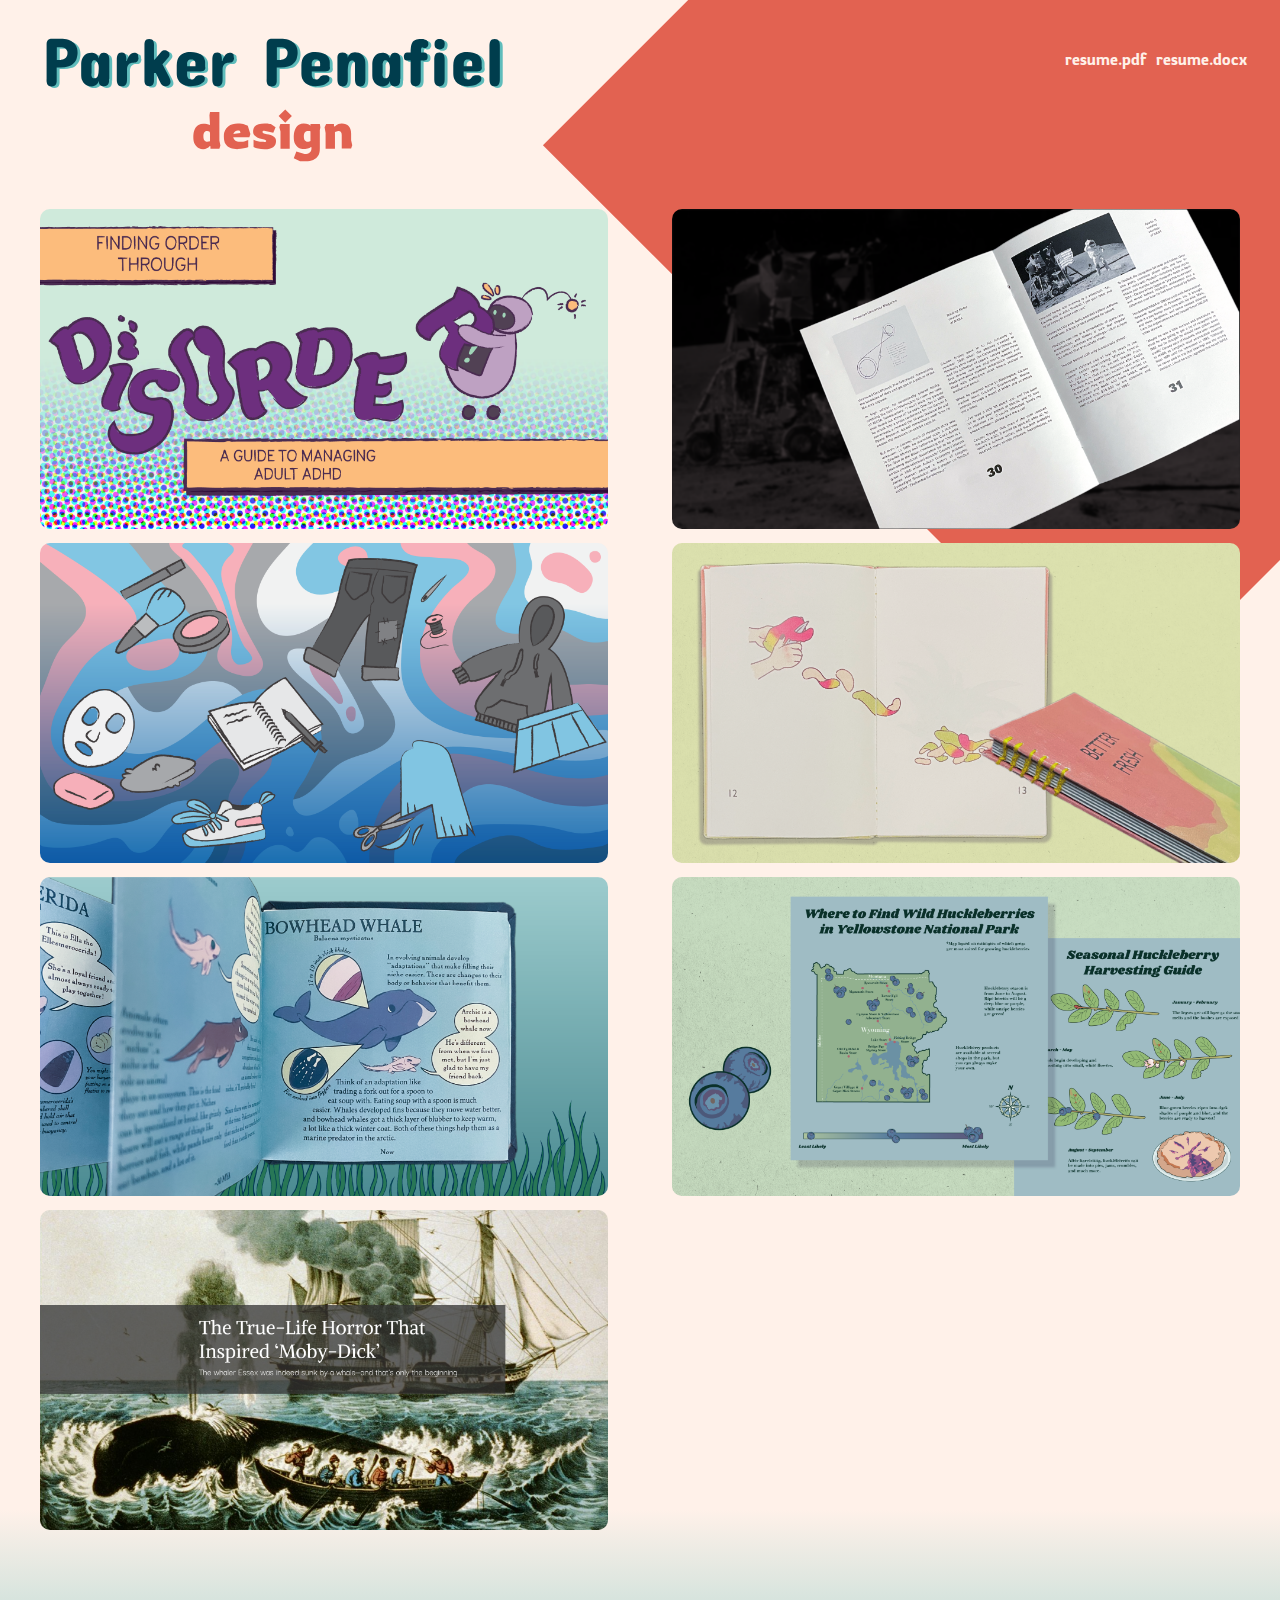
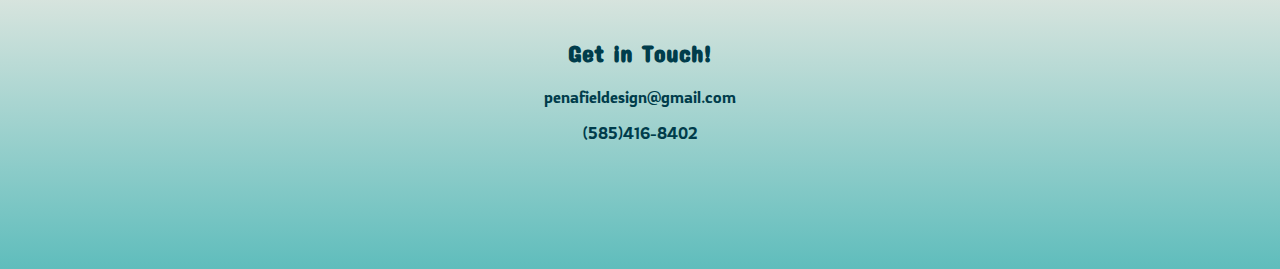
<file: index.html>
<!DOCTYPE html>
<html lang="en">
<head>
    <meta charset="UTF-8">
    <meta http-equiv="X-UA-Compatible" content="IE=edge">
    <meta name="viewport" content="width=device-width, initial-scale=1.0">
    <title>Penafiel Design</title>
    <link rel="preconnect" href="https://fonts.googleapis.com">
<link rel="preconnect" href="https://fonts.gstatic.com" crossorigin>
<link href="https://fonts.googleapis.com/css2?family=Concert+One&display=swap" rel="stylesheet">
<link rel="preconnect" href="https://fonts.googleapis.com">
<link rel="preconnect" href="https://fonts.gstatic.com" crossorigin>
<link href="https://fonts.googleapis.com/css2?family=Concert+One&family=Rowdies:wght@300;400;700&display=swap" rel="stylesheet">
<link rel="stylesheet" href="stylesheet.css">
</head>
<body class="home">
    <header>
        <img src="Personal-logo.svg" class="logo" alt="Parker Penafiel Design">
        <div class="links">
            <a href="Resume.pdf" download><p>resume.pdf</p></a>
            <a href="Resume.docx"><p>resume.docx</p></a>
        </div>
    </header>

    <div class="project-thumbs">
        <a href="thesis.html">
            <img src="Artboard 1 copy.png" alt="Finding Order Through Disorder thumbnail"> </a>
        <a href="moon.html">
            <img src="To-the-Moon-thumb-1 copy.png" alt="Black and white magazine on blurred black background"> </a>
        <a href="trans.html">
            <img src="trans-crisis-thumb1 copy.png" alt="Blue and pink swirl background with blue pink and white ilustrations overtop"> </a>
        <a href="fresh.html">
            <img src="better-fresh-thumb2 copy.png" alt="The yellow binding and one spread of a book against a green background"> </a>
        <a href="friends.html">
            <img src="Friends-change-thumb copy.png" alt="Pages of an accordian book against a blue background with seaweed at the bottom"> </a>
        <a href="yellowstone.html">
            <img src="Yellowstone-huckleberry-thumb1 copy.png" alt="Two hucklberries next to the front and back of a huckleberry foraging guide"> </a>
        <a href="moby.html">
            <img src="Interactive-thumb copy.png" alt="Sinking of the Essex thumbnail">
        </a>
    </div>

    <footer>
        <h2>Get in Touch!</h2>
        <p>penafieldesign@gmail.com</p>
        <p>(585)416-8402</p>
    </footer>
</body>
</html>
</file>
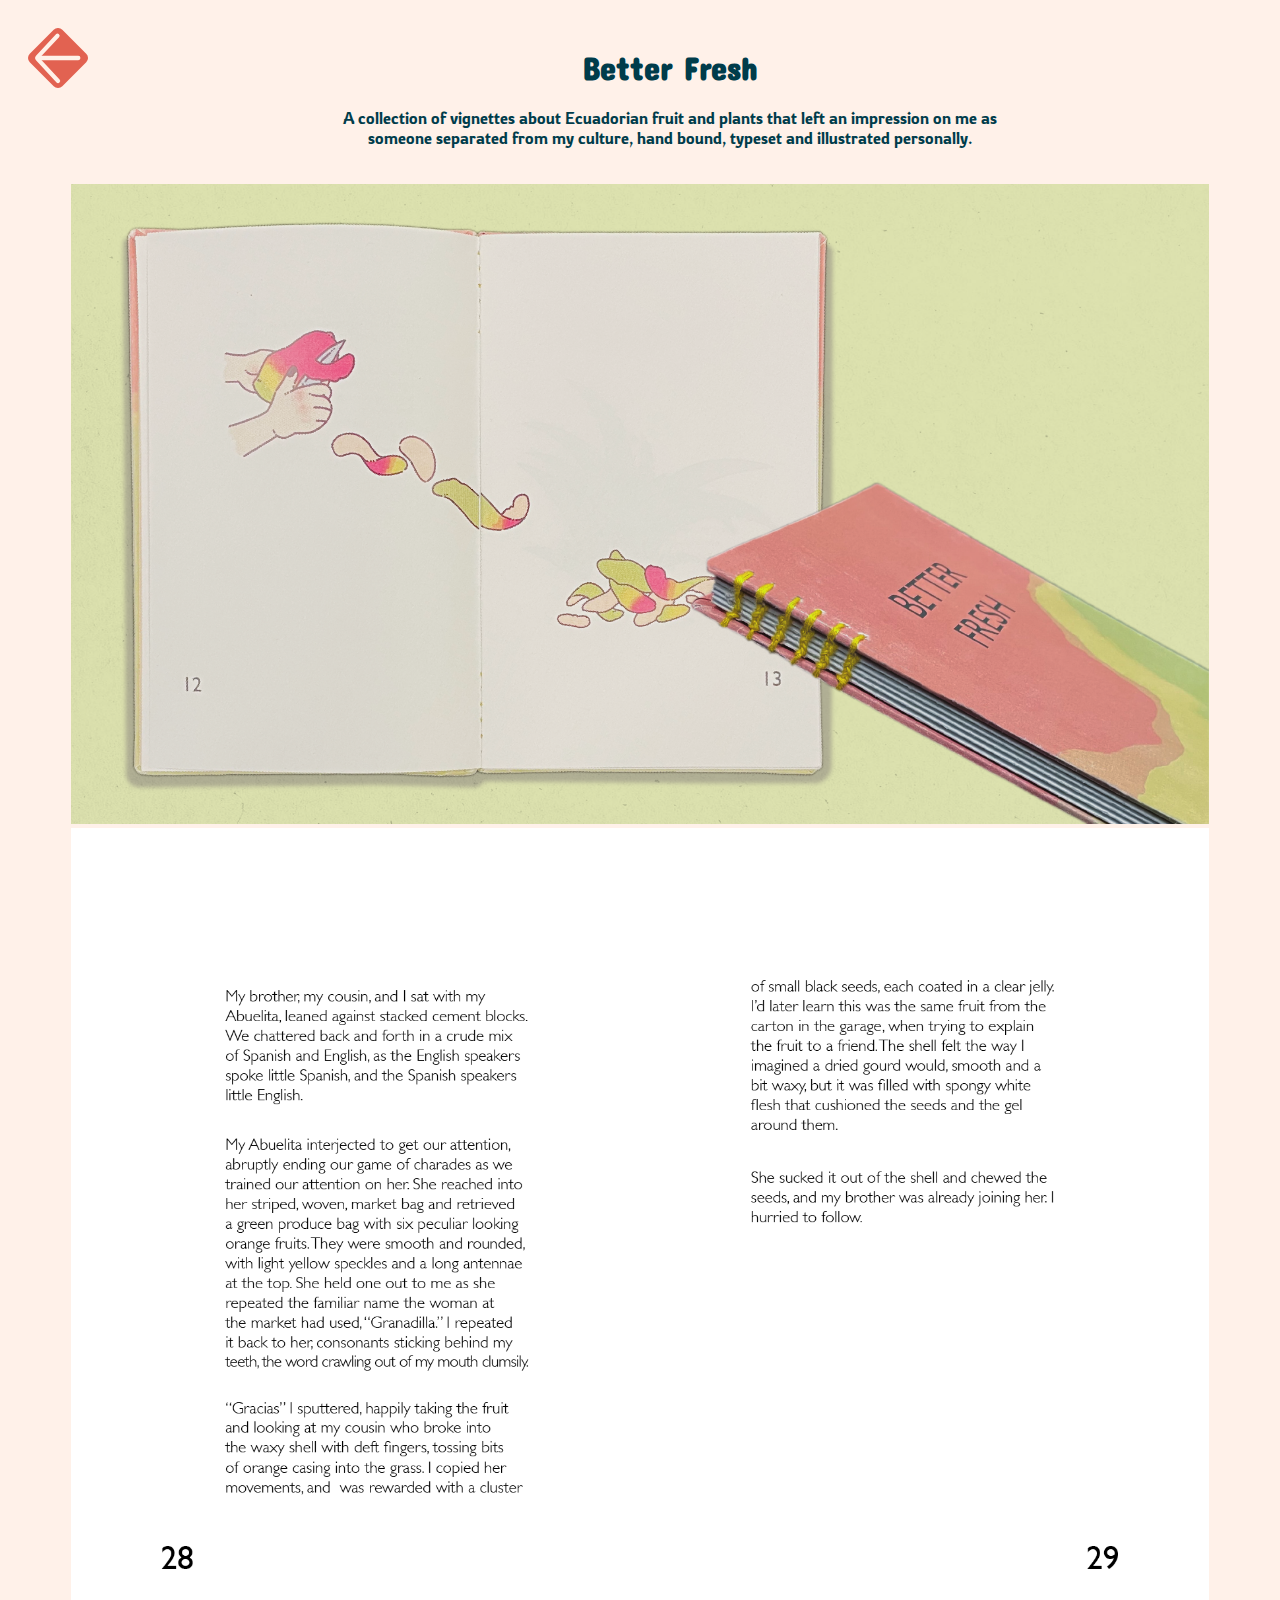
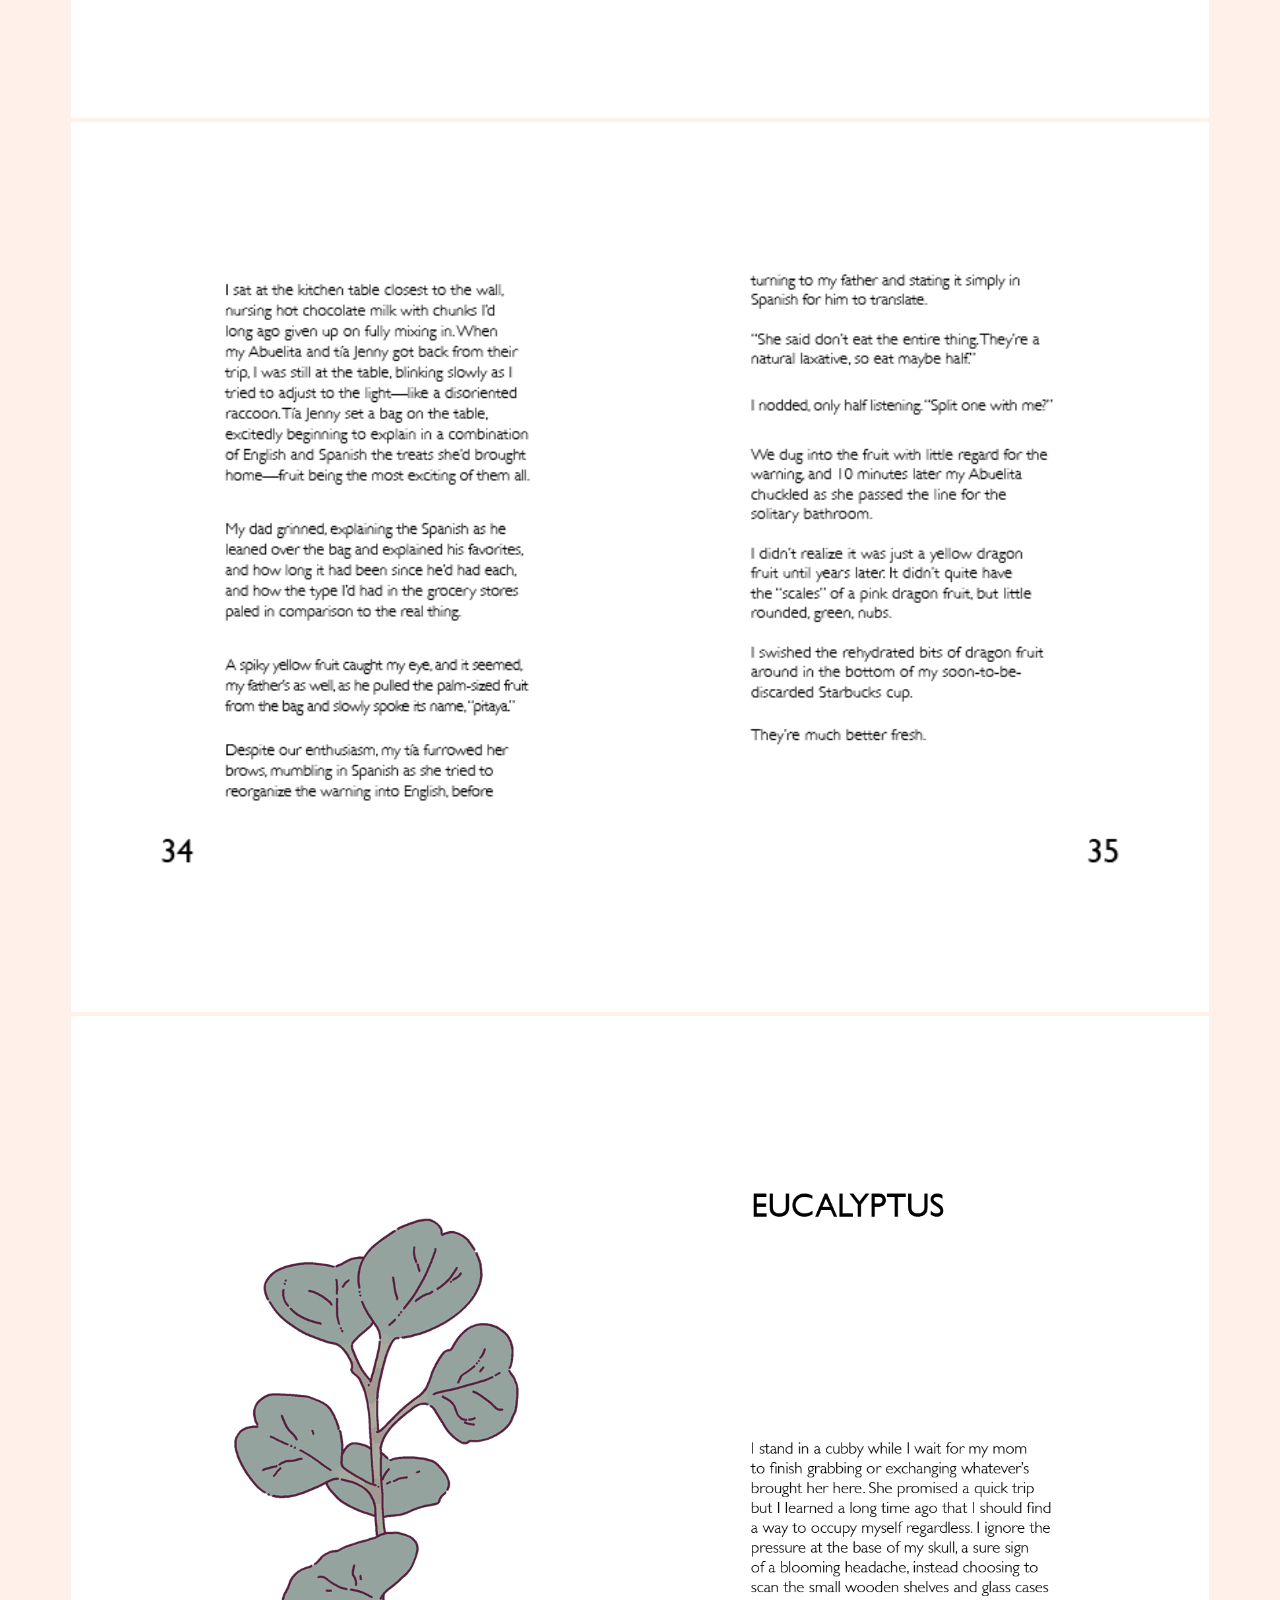
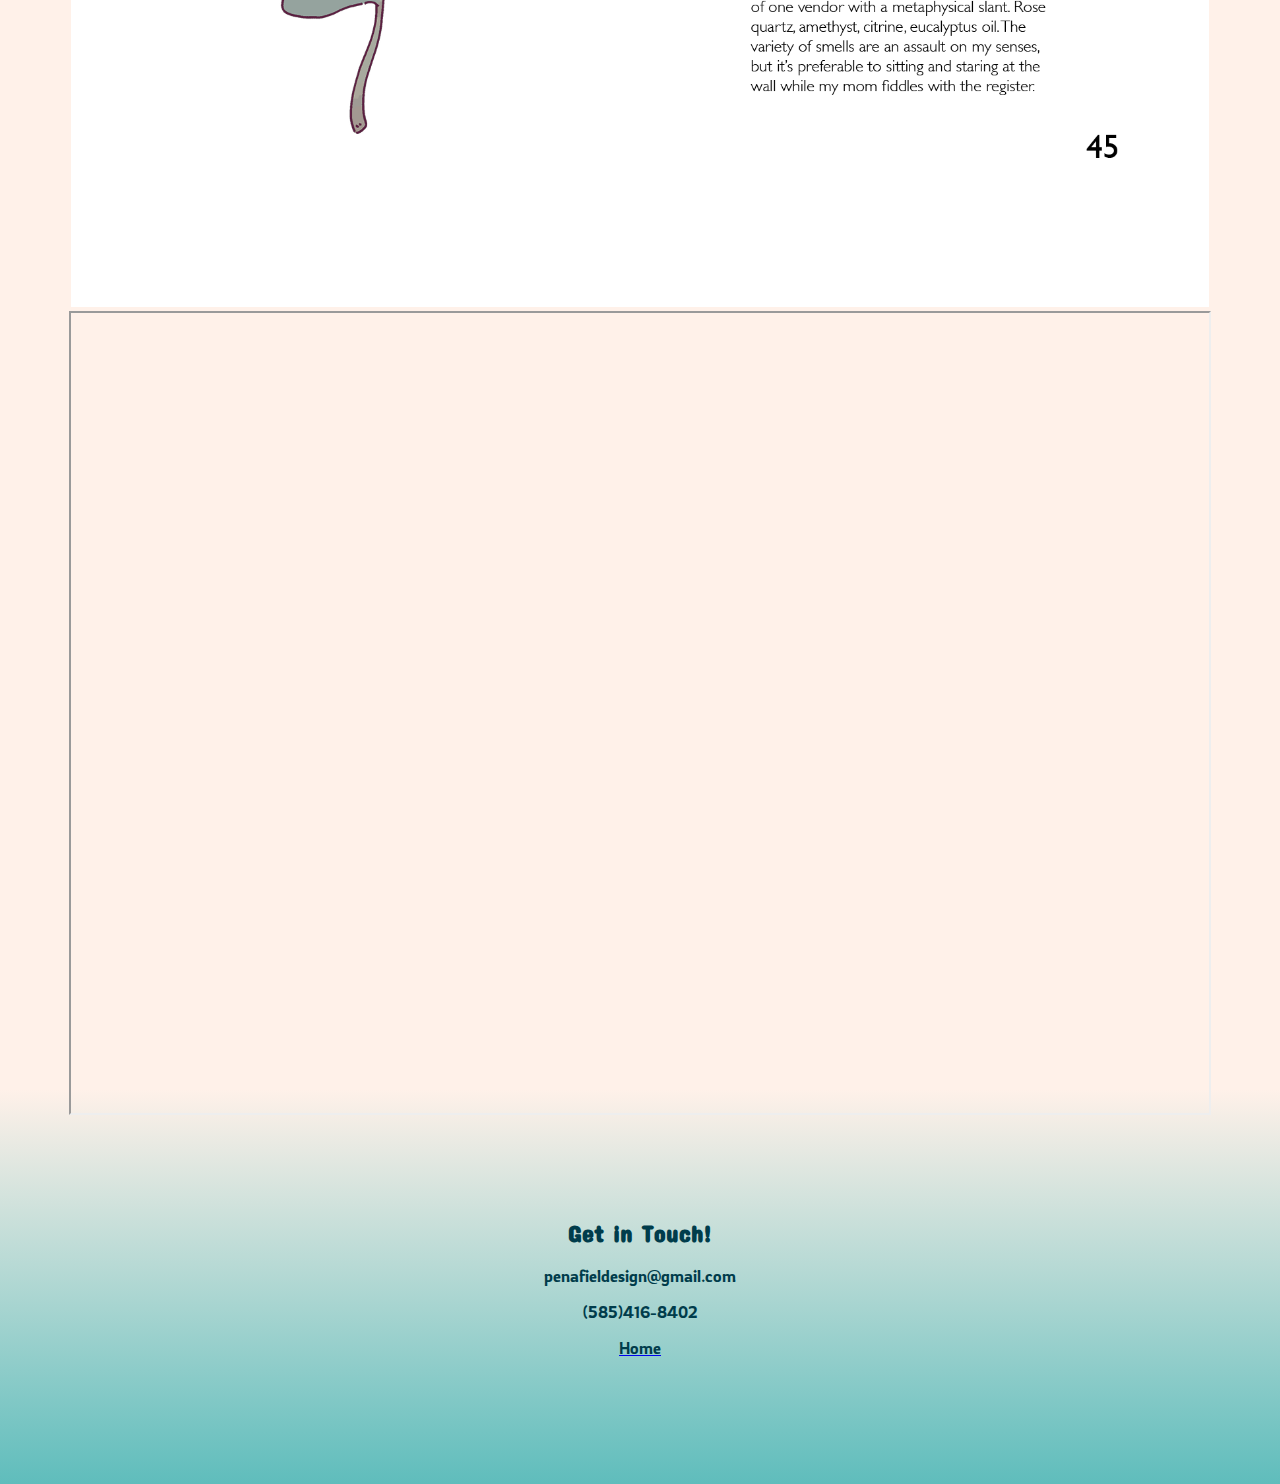
<file: fresh.html>
<!DOCTYPE html>
<html lang="en">
<head>
    <meta charset="UTF-8">
    <meta http-equiv="X-UA-Compatible" content="IE=edge">
    <meta name="viewport" content="width=device-width, initial-scale=1.0">
    <title>Penafiel Design</title>
    <link rel="preconnect" href="https://fonts.googleapis.com">
<link rel="preconnect" href="https://fonts.gstatic.com" crossorigin>
<link href="https://fonts.googleapis.com/css2?family=Concert+One&display=swap" rel="stylesheet">
<link rel="preconnect" href="https://fonts.googleapis.com">
<link rel="preconnect" href="https://fonts.gstatic.com" crossorigin>
<link href="https://fonts.googleapis.com/css2?family=Concert+One&family=Rowdies:wght@300;400;700&display=swap" rel="stylesheet">
<link rel="stylesheet" href="stylesheet.css">
</head>

<body>
    <header>
        <div class="back-arrow">
            <a href="index.html">
                <img src="back-arrow.svg" alt="back arrow">
            </a> </div>
        <div class="descriptions">
            <h1>Better Fresh</h1>
            <p>A collection of vignettes about Ecuadorian fruit and plants that left an impression on me as someone separated from my culture, hand bound, typeset and illustrated personally.</p>
        </div>
    </header>

    <div class="mockups">
        <img src="better-fresh-thumb2 copy.png">
        <img src="Its-better-fresh-28-29 copy.png">
        <img src="Its-better-fresh-spread34-35 copy.png">
        <img src="Its-better-fresh-44-45 copy.png">
        <iframe class="pdf" 
                src="Its-better-fresh.pdf"
                width="90%" height="800px">
        </iframe>
    </div>

    <footer>
        <h2>Get in Touch!</h2>
        <p>penafieldesign@gmail.com</p>
        <p>(585)416-8402</p>
        <a href="index.html">
            <p>Home</p>
        </a>
    </footer>
</body>
</file>
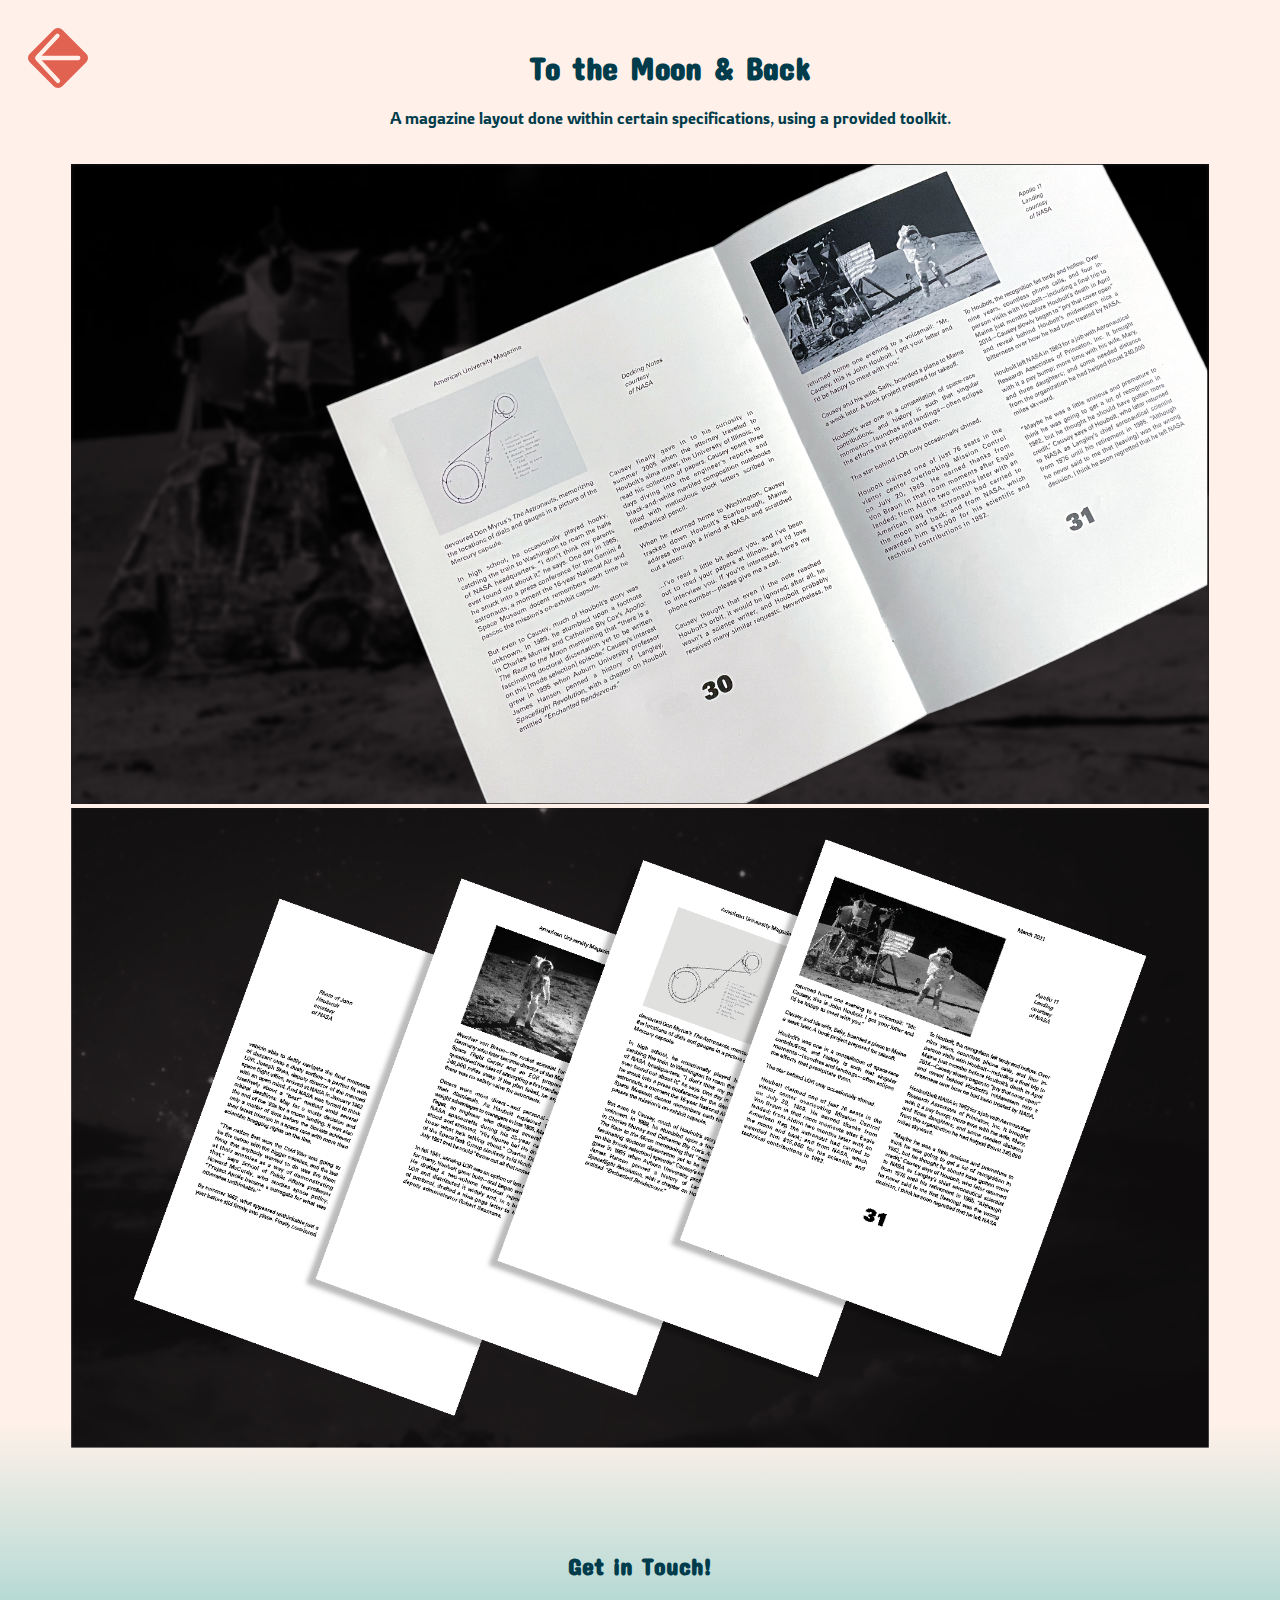
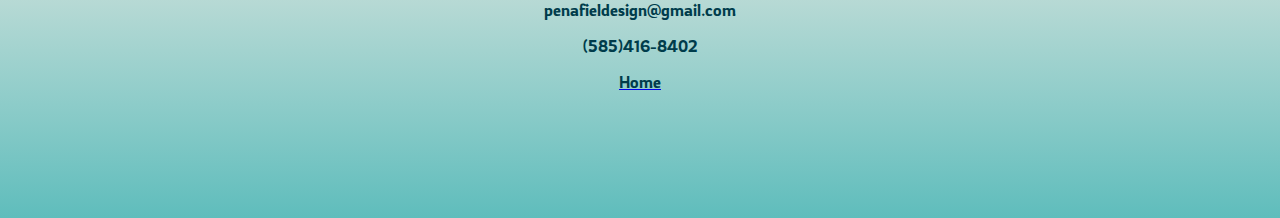
<file: moon.html>
<!DOCTYPE html>
<html lang="en">
<head>
    <meta charset="UTF-8">
    <meta http-equiv="X-UA-Compatible" content="IE=edge">
    <meta name="viewport" content="width=device-width, initial-scale=1.0">
    <title>Penafiel Design</title>
    <link rel="preconnect" href="https://fonts.googleapis.com">
<link rel="preconnect" href="https://fonts.gstatic.com" crossorigin>
<link href="https://fonts.googleapis.com/css2?family=Concert+One&display=swap" rel="stylesheet">
<link rel="preconnect" href="https://fonts.googleapis.com">
<link rel="preconnect" href="https://fonts.gstatic.com" crossorigin>
<link href="https://fonts.googleapis.com/css2?family=Concert+One&family=Rowdies:wght@300;400;700&display=swap" rel="stylesheet">
<link rel="stylesheet" href="stylesheet.css">
</head>

<body>
    <header>
        <div class="back-arrow">
            <a href="index.html">
                <img src="back-arrow.svg" alt="back arrow">
            </a> </div>
        <div class="descriptions">
            <h1>To the Moon & Back</h1>
            <p>A magazine layout done within certain specifications, using a provided toolkit.</p>
        </div>
    </header>
    <div class="mockups">
        <img src="To-the-Moon-thumb-1 copy.png">
        <img src="Moon-thumb2.png">
    </div>
    <footer>
        <h2>Get in Touch!</h2>
        <p>penafieldesign@gmail.com</p>
        <p>(585)416-8402</p>
        <a href="index.html">
            <p>Home</p>
        </a>
    </footer>
</body>
</file>
<file: stylesheet.css>
body {
    background-color: #FFF1E9;
}

body.home {
    background-color: #FFF1E9;
    background-image: url(diamond-mobile.svg);
    background-repeat: no-repeat;
}

header {
    display: flex;
    justify-content: space-between;
    padding: 20px;
}

p {
    font-family: 'Rowdies', sans-serif;
    color: #003C4B;
    font-weight: 300;
}

h1 {
    font-family: 'Concert One', sans-serif;
    color: #003C4B;
}

h2 {
    font-family: 'Concert One', sans-serif;
    color: #003C4B;
}

.logo {
    width: 40%;
}

.project-thumbs img{
    width: 90%;
    margin: 5px auto 5px auto;
    border-radius: 10px;
}

.project-thumbs:hover .project-thumbs a:hover {
    cursor: pointer;
}

a:hover {
    cursor: pointer;
}

.project-thumbs {
    text-align: center;
}

.mockups {
    text-align: center;
}

.mockups img {
    width: 90%;
}

.descriptions {
    text-align: center;
    margin: auto;
    width: 700px;
}

footer {
    text-align: center;
    background-image: linear-gradient(#5fbdbb00, #5FBDBC);
    padding: 110px 0 110px 0;
    margin: -30px;
}

p:link p:after p:before{
    font-family: 'Rowdies', sans-serif;
    color: #003C4B;
    text-decoration: none;
}

.back-arrow img {
    width: 60px;
}

.pdf {
    text-align: center;
    margin: auto;
}

.links p {
    color: #FFF1E9;
    padding: 5px;
}

.links {
    display: flex;
    flex-direction: row;
    justify-items: flex-end;
    align-self: flex-start
}

.links a {
    text-decoration: none;
}

/* Media Queries */

@media (min-width: 600px) {
    .project-thumbs {
        display: grid;
        grid-template-columns: repeat(2, 50%);
        margin: auto;
    }

body.home {
        background-color: #FFF1E9;
        background-image: url(diamond.svg);
        background-repeat: no-repeat;
    }

    .logo {
        size: 30%
    }

    /* .project-thumbs img {
        width: 40%;
    } */
}
</file>
